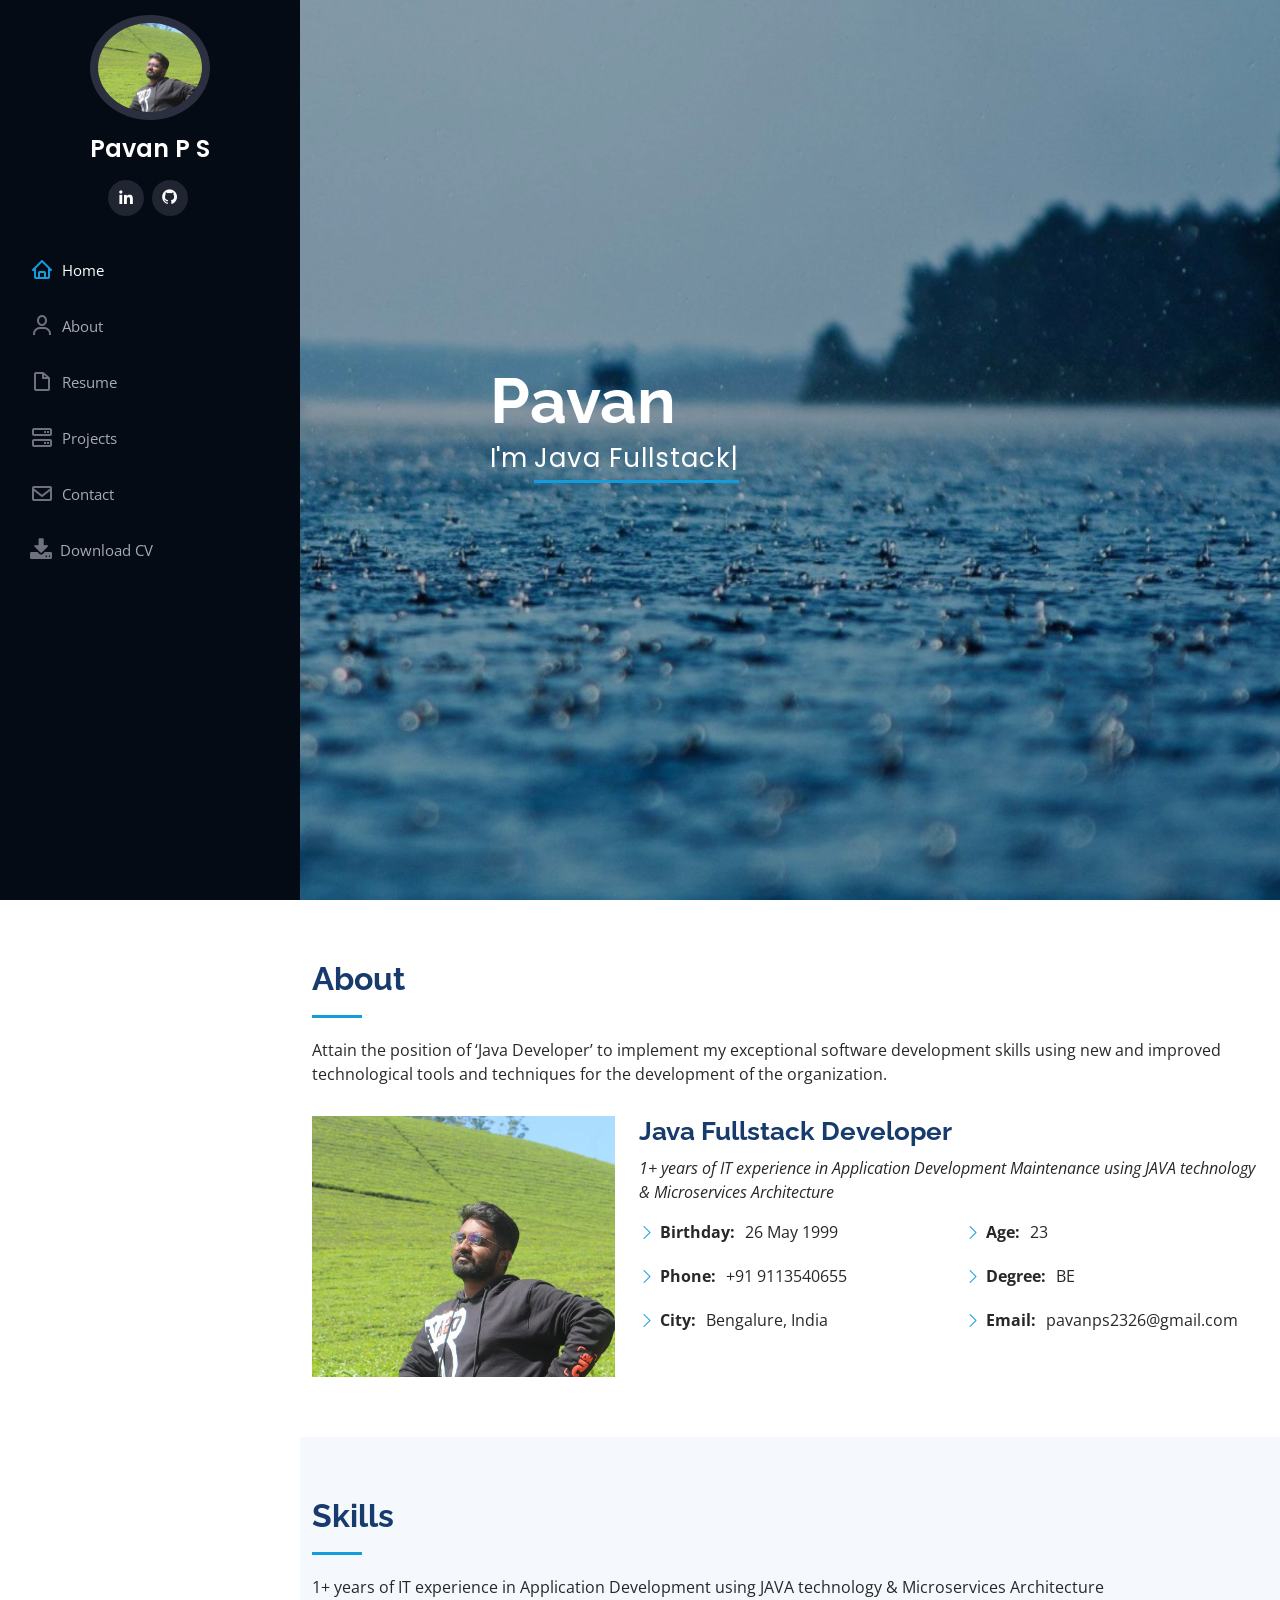
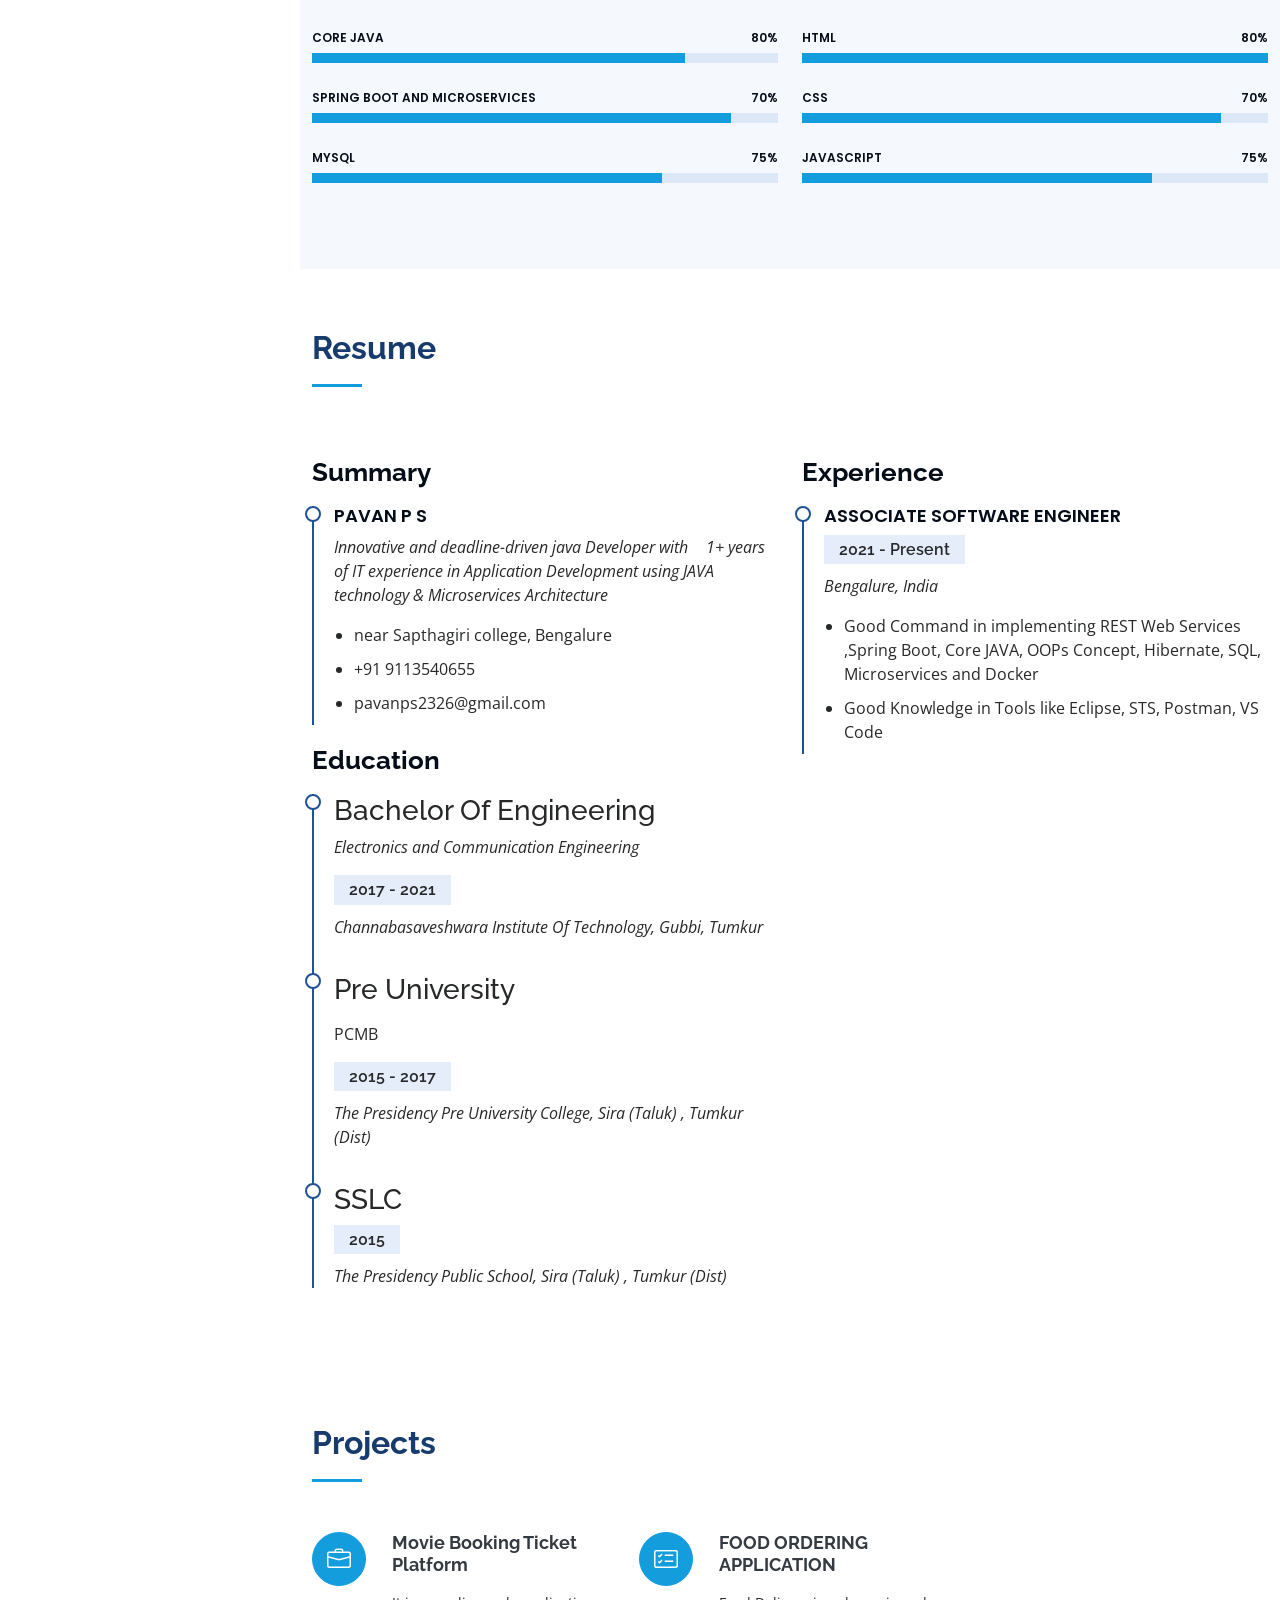
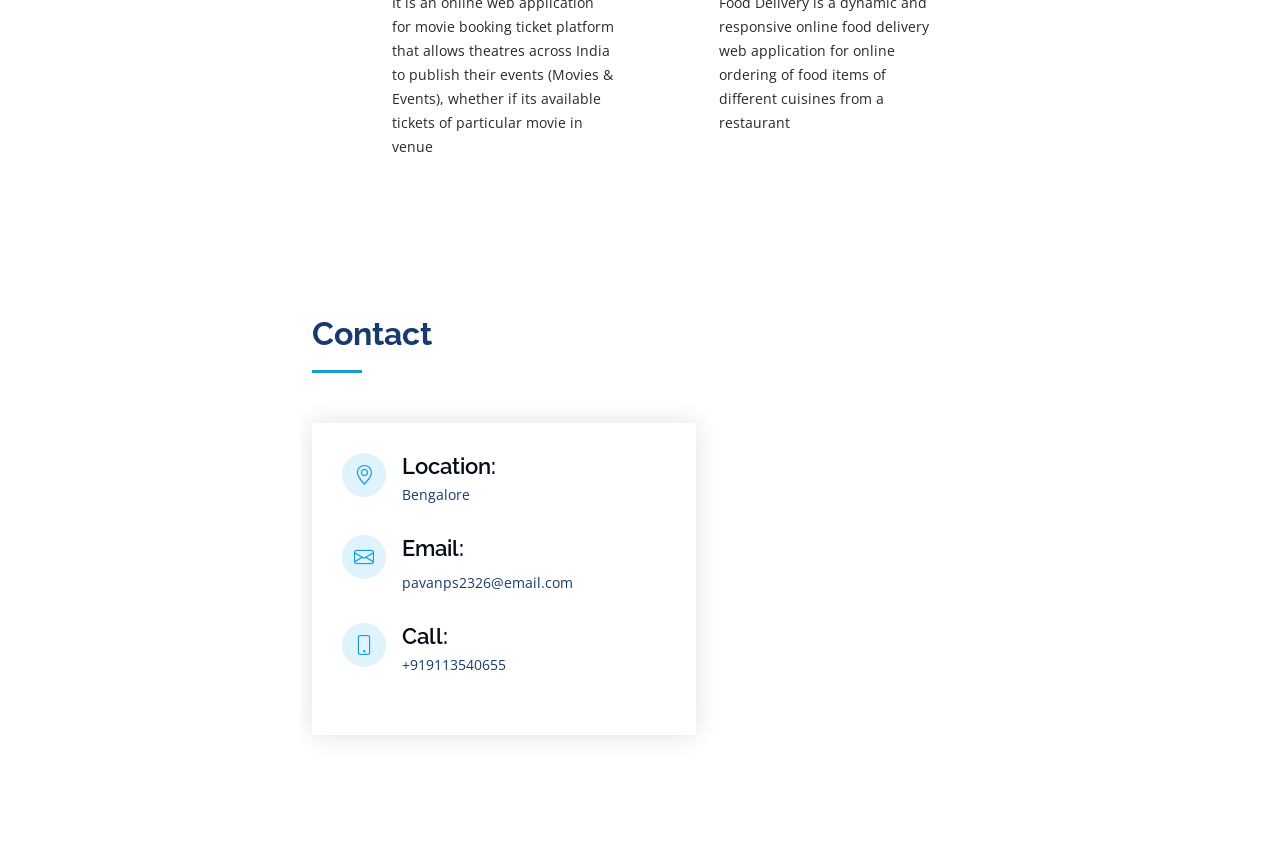
<file: index.html>
<!DOCTYPE html>
<html lang="en">

<head>
  <meta charset="utf-8">
  <meta content="width=device-width, initial-scale=1.0" name="viewport">

  <title>MyPortfolio</title>
  <meta content="" name="description">
  <meta content="" name="keywords">

  <!-- Favicons -->
  <link href="assets/img/favicon.png" rel="icon">
  <link href="assets/img/apple-touch-icon.png" rel="apple-touch-icon">

  <!-- Google Fonts -->
  <link href="https://fonts.googleapis.com/css?family=Open+Sans:300,300i,400,400i,600,600i,700,700i|Raleway:300,300i,400,400i,500,500i,600,600i,700,700i|Poppins:300,300i,400,400i,500,500i,600,600i,700,700i" rel="stylesheet">

  <!-- Vendor CSS Files -->
  <link href="assets/vendor/aos/aos.css" rel="stylesheet">
  <link href="assets/vendor/bootstrap/css/bootstrap.min.css" rel="stylesheet">
  <link href="assets/vendor/bootstrap-icons/bootstrap-icons.css" rel="stylesheet">
  <link href="assets/vendor/boxicons/css/boxicons.min.css" rel="stylesheet">
  <link href="assets/vendor/glightbox/css/glightbox.min.css" rel="stylesheet">
  <link href="assets/vendor/swiper/swiper-bundle.min.css" rel="stylesheet">
  <link rel="stylesheet" href="https://cdnjs.cloudflare.com/ajax/libs/font-awesome/4.7.0/css/font-awesome.min.css">

  <!-- Template Main CSS File -->
  <link href="assets/css/style.css" rel="stylesheet">

  

<body>

  <!-- ======= Mobile nav toggle button ======= -->
  <i class="bi bi-list mobile-nav-toggle d-xl-none"></i>

  <!-- ======= Header ======= -->
  <header id="header">
    <div class="d-flex flex-column">

      <div class="profile">
        <img src="assets/img/profile-img.jpg" alt="" class="img-fluid rounded-circle">
        <h1 class="text-light"><a href="index.html">Pavan P S</a></h1>
        <div class="social-links mt-3 text-center">
          <!-- <a href="#" class="twitter"><i class="bx bxl-twitter"></i></a>
          <a href="#" class="facebook"><i class="bx bxl-facebook"></i></a> -->
          <a href="https://www.linkedin.com/in/pavan-ps-8752061a0" class="linkedin"><i class="bx bxl-linkedin"></i></a>
          <a href="https://github.com/pavanps2326" class="github"><i class="bx bxl-github"></i></a>
           <!-- <a href="#" class="instagram"><i class="bx bxl-instagram"></i></a>  -->
     
          
        </div>
      </div>

</head>
      <nav id="navbar" class="nav-menu navbar">
        <ul>
          <li><a href="#hero" class="nav-link scrollto active"><i class="bx bx-home"></i> <span>Home</span></a></li>
          <li><a href="#about" class="nav-link scrollto"><i class="bx bx-user"></i> <span>About</span></a></li>
          <li><a href="#resume" class="nav-link scrollto"><i class="bx bx-file-blank"></i> <span>Resume</span></a></li>
          <!-- <li><a href="#portfolio" class="nav-link scrollto"><i class="bx bx-book-content"></i> <span>Portfolio</span></a></li> -->
          <li><a href="#services" class="nav-link scrollto"><i class="bx bx-server"></i> <span>Projects</span></a></li>
          <li><a href="#contact" class="nav-link scrollto"><i class="bx bx-envelope"></i> <span>Contact</span></a></li>
          <li><a href="assets/img/Pavan Resume-2487577.docx" ><i class="fa fa-download"></i> <span>Download CV</span></a></li>
        </ul>
      </nav><!-- .nav-menu -->
    </div>
  </header><!-- End Header -->

  <!-- ======= Hero Section ======= -->
  <section id="hero" class="d-flex flex-column justify-content-center align-items-center">
    <div class="hero-container" data-aos="fade-in">
      <h1>Pavan</h1>
      <p>I'm <span class="typed" data-typed-items="  Java Fullstack Developer"></span></p>
    </div>
  </section><!-- End Hero -->

  <main id="main">

    <!-- ======= About Section ======= -->
    <section id="about" class="about">
      <div class="container">

        <div class="section-title">
          <h2>About</h2>
          <p>Attain the position of ‘Java Developer’ to implement my exceptional software development skills using new and improved technological tools and techniques for the development of the organization.</p>
        </div>

        <div class="row">
          <div class="col-lg-4" data-aos="fade-right">
            <img src="assets/img/profile-img.jpg" class="img-fluid" alt="">
          </div>
          <div class="col-lg-8 pt-4 pt-lg-0 content" data-aos="fade-left">
            <h3>Java Fullstack Developer </h3>
            <p class="fst-italic">
              1+ years of IT experience in Application Development Maintenance using JAVA technology & Microservices Architecture
            </p>
            <div class="row">
              <div class="col-lg-6">
                <ul>
                  <li><i class="bi bi-chevron-right"></i> <strong>Birthday:</strong> <span>26 May 1999</span></li>
                  <!-- <li><i class="bi bi-chevron-right"></i> <strong>Website:</strong> <span>www.example.com</span></li> -->
                  <li><i class="bi bi-chevron-right"></i> <strong>Phone:</strong> <span>+91 9113540655</span></li>
                  <li><i class="bi bi-chevron-right"></i> <strong>City:</strong> <span>Bengalure, India</span></li>
                </ul>
              </div>
              <div class="col-lg-6">
                <ul>
                  <li><i class="bi bi-chevron-right"></i> <strong>Age:</strong> <span>23</span></li>
                  <li><i class="bi bi-chevron-right"></i> <strong>Degree:</strong> <span>BE</span></li>
                  <li><i class="bi bi-chevron-right"></i> <strong>Email:</strong> <span>pavanps2326@gmail.com</span></li>
                  <!-- <li><i class="bi bi-chevron-right"></i> <strong>Freelance:</strong> <span>Available</span></li> -->
                </ul>
              </div>
            </div>
            <!-- <p>
              Officiis eligendi itaque labore et dolorum mollitia officiis optio vero. Quisquam sunt adipisci omnis et ut. Nulla accusantium dolor incidunt officia tempore. Et eius omnis.
              Cupiditate ut dicta maxime officiis quidem quia. Sed et consectetur qui quia repellendus itaque neque. Aliquid amet quidem ut quaerat cupiditate. Ab et eum qui repellendus omnis culpa magni laudantium dolores.
            </p> -->
          </div>
        </div>

      </div>
    </section><!-- End About Section -->

    <!-- ======= Facts Section ======= -->
    <!-- <section id="facts" class="facts">
      <div class="container">

        <div class="section-title">
          <h2>Facts</h2>
          <p>Magnam dolores commodi suscipit. Necessitatibus eius consequatur ex aliquid fuga eum quidem. Sit sint consectetur velit. Quisquam quos quisquam cupiditate. Et nemo qui impedit suscipit alias ea. Quia fugiat sit in iste officiis commodi quidem hic quas.</p>
        </div>

        <div class="row no-gutters">

          <div class="col-lg-3 col-md-6 d-md-flex align-items-md-stretch" data-aos="fade-up">
            <div class="count-box">
              <i class="bi bi-emoji-smile"></i>
              <span data-purecounter-start="0" data-purecounter-end="232" data-purecounter-duration="1" class="purecounter"></span>
              <p><strong>Happy Clients</strong> consequuntur quae</p>
            </div>
          </div>

          <div class="col-lg-3 col-md-6 d-md-flex align-items-md-stretch" data-aos="fade-up" data-aos-delay="100">
            <div class="count-box">
              <i class="bi bi-journal-richtext"></i>
              <span data-purecounter-start="0" data-purecounter-end="521" data-purecounter-duration="1" class="purecounter"></span>
              <p><strong>Projects</strong> adipisci atque cum quia aut</p>
            </div>
          </div>

          <div class="col-lg-3 col-md-6 d-md-flex align-items-md-stretch" data-aos="fade-up" data-aos-delay="200">
            <div class="count-box">
              <i class="bi bi-headset"></i>
              <span data-purecounter-start="0" data-purecounter-end="1453" data-purecounter-duration="1" class="purecounter"></span>
              <p><strong>Hours Of Support</strong> aut commodi quaerat</p>
            </div>
          </div>

          <div class="col-lg-3 col-md-6 d-md-flex align-items-md-stretch" data-aos="fade-up" data-aos-delay="300">
            <div class="count-box">
              <i class="bi bi-people"></i>
              <span data-purecounter-start="0" data-purecounter-end="32" data-purecounter-duration="1" class="purecounter"></span>
              <p><strong>Hard Workers</strong> rerum asperiores dolor</p>
            </div>
          </div>

        </div>

      </div>
    </section>End Facts Section -->

    <!-- ======= Skills Section ======= -->
    <section id="skills" class="skills section-bg">
      <div class="container">

        <div class="section-title">
          <h2>Skills</h2>
          <p> 1+ years of IT experience in Application Development using JAVA technology & Microservices Architecture</p>
        </div>

        <div class="row skills-content">

          <div class="col-lg-6" data-aos="fade-up">
            <div class="progress">
              <span class="skill">Core Java<i class="val">80%</i></span>
                <div class="progress-bar-wrap">
                <div class="progress-bar" role="progressbar" aria-valuenow="80" aria-valuemin="0" aria-valuemax="100"></div>
              </div>
            </div>

            <div class="progress">
              <span class="skill">Spring Boot and Microservices<i class="val">70%</i></span>
              <div class="progress-bar-wrap">
                <div class="progress-bar" role="progressbar" aria-valuenow="90" aria-valuemin="0" aria-valuemax="100"></div>
              </div>
            </div>
            

            <div class="progress">
              <span class="skill">MySQL <i class="val">75%</i></span>
              <div class="progress-bar-wrap">
                <div class="progress-bar" role="progressbar" aria-valuenow="75" aria-valuemin="0" aria-valuemax="100"></div>
              </div>
            </div>

          </div>

          <div class="col-lg-6" data-aos="fade-up" data-aos-delay="100">
            <div class="progress">
              <span class="skill">HTML <i class="val">80%</i></span>
               <div class="progress-bar-wrap">
                <div class="progress-bar" role="progressbar" aria-valuenow="100" aria-valuemin="0" aria-valuemax="100"></div>
              </div>
            </div>

            <div class="progress">
              <span class="skill">CSS <i class="val">70%</i></span>
              <div class="progress-bar-wrap">
                <div class="progress-bar" role="progressbar" aria-valuenow="90" aria-valuemin="0" aria-valuemax="100"></div>
              </div>
            </div>

          <div class="progress">
              <span class="skill">JavaScript <i class="val">75%</i></span>
              <div class="progress-bar-wrap">
                <div class="progress-bar" role="progressbar" aria-valuenow="75" aria-valuemin="0" aria-valuemax="100"></div>
              </div>
            </div>
          </div>

        </div>

      </div>
    </section><!-- End Skills Section --><!-- End Skills Section -->

    <!-- ======= Resume Section ======= -->
    <section id="resume" class="resume">
      <div class="container">

        <div class="section-title">
          <h2>Resume</h2>
          <!-- <p>Magnam dolores commodi suscipit. Necessitatibus eius consequatur ex aliquid fuga eum quidem. Sit sint consectetur velit. Quisquam quos quisquam cupiditate. Et nemo qui impedit suscipit alias ea. Quia fugiat sit in iste officiis commodi quidem hic quas.</p> -->
        </div>

        <div class="row">
          <div class="col-lg-6" data-aos="fade-up">
            <h3 class="resume-title">Summary</h3>
            <div class="resume-item pb-0">
              <h4>Pavan P S</h4>
              <p><em>Innovative and deadline-driven java Developer with 	1+ years of IT experience in Application Development using JAVA technology & Microservices Architecture</em></p>
              <ul>
                <li>near Sapthagiri college, Bengalure</li>
                <li>+91 9113540655</li>
                <li>pavanps2326@gmail.com</li>
              </ul>
            </div>

            <h3 class="resume-title">Education</h3>
            <div class="resume-item">
              <h3>Bachelor Of Engineering </h3>
              <p><em>Electronics and Communication Engineering</em></p>
              <h5>2017 - 2021</h5>
              <p><em>Channabasaveshwara Institute Of Technology, Gubbi, Tumkur</em></p>
              
            </div>
            <div class="resume-item">
              <h3>Pre University </h4>
              </em></p> PCMB</em></p>
              <h5>2015 - 2017</h5>
              <p><em>The Presidency Pre University College, Sira (Taluk) , Tumkur (Dist)</em></p>
              
            </div>
            <div class="resume-item">
              <h3>SSLC</h4>
              <h5>2015</h5>
              <p><em>The Presidency Public School, Sira (Taluk) , Tumkur (Dist)</em></p>
              
            </div>
          </div>
          <div class="col-lg-6" data-aos="fade-up" data-aos-delay="100">
            <h3 class="resume-title">Experience</h3>
            <div class="resume-item">
              <h4>Associate Software Engineer</h4>
              <h5>2021 - Present</h5>
              <p><em>Bengalure, India </em></p>
              <ul> 
                <li>Good Command in implementing REST Web Services ,Spring Boot, Core JAVA, OOPs Concept, Hibernate, SQL, Microservices and Docker</li>
                <li>Good Knowledge in Tools like Eclipse, STS, Postman, VS Code</li>
              </ul>
            </div>
            <!-- <div class="resume-item">
              <h4>Graphic design specialist</h4>
              <h5>2017 - 2018</h5>
              <p><em>Stepping Stone Advertising, New York, NY</em></p>
              <ul>
                <li>Developed numerous marketing programs (logos, brochures,infographics, presentations, and advertisements).</li>
                <li>Managed up to 5 projects or tasks at a given time while under pressure</li>
                <li>Recommended and consulted with clients on the most appropriate graphic design</li>
                <li>Created 4+ design presentations and proposals a month for clients and account managers</li>
              </ul>
            </div> -->
          </div>
        </div>

      </div>
    </section><!-- End Resume Section -->

    <!-- ======= Portfolio Section ======= -->
    <!-- <section id="portfolio" class="portfolio section-bg">
      <div class="container">

        <div class="section-title">
          <h2>Portfolio</h2>
          <p>Magnam dolores commodi suscipit. Necessitatibus eius consequatur ex aliquid fuga eum quidem. Sit sint consectetur velit. Quisquam quos quisquam cupiditate. Et nemo qui impedit suscipit alias ea. Quia fugiat sit in iste officiis commodi quidem hic quas.</p>
        </div>

        <div class="row" data-aos="fade-up">
          <div class="col-lg-12 d-flex justify-content-center">
            <ul id="portfolio-flters">
              <li data-filter="*" class="filter-active">All</li>
              <li data-filter=".filter-app">App</li>
              <li data-filter=".filter-card">Card</li>
              <li data-filter=".filter-web">Web</li>
            </ul>
          </div>
        </div>

        <div class="row portfolio-container" data-aos="fade-up" data-aos-delay="100">

          <div class="col-lg-4 col-md-6 portfolio-item filter-app">
            <div class="portfolio-wrap">
              <img src="assets/img/portfolio/portfolio-1.jpg" class="img-fluid" alt="">
              <div class="portfolio-links">
                <a href="assets/img/portfolio/portfolio-1.jpg" data-gallery="portfolioGallery" class="portfolio-lightbox" title="App 1"><i class="bx bx-plus"></i></a>
                <a href="portfolio-details.html" title="More Details"><i class="bx bx-link"></i></a>
              </div>
            </div>
          </div>

          <div class="col-lg-4 col-md-6 portfolio-item filter-web">
            <div class="portfolio-wrap">
              <img src="assets/img/portfolio/portfolio-2.jpg" class="img-fluid" alt="">
              <div class="portfolio-links">
                <a href="assets/img/portfolio/portfolio-2.jpg" data-gallery="portfolioGallery" class="portfolio-lightbox" title="Web 3"><i class="bx bx-plus"></i></a>
                <a href="portfolio-details.html" title="More Details"><i class="bx bx-link"></i></a>
              </div>
            </div>
          </div>

          <div class="col-lg-4 col-md-6 portfolio-item filter-app">
            <div class="portfolio-wrap">
              <img src="assets/img/portfolio/portfolio-3.jpg" class="img-fluid" alt="">
              <div class="portfolio-links">
                <a href="assets/img/portfolio/portfolio-3.jpg" data-gallery="portfolioGallery" class="portfolio-lightbox" title="App 2"><i class="bx bx-plus"></i></a>
                <a href="portfolio-details.html" title="More Details"><i class="bx bx-link"></i></a>
              </div>
            </div>
          </div>

          <div class="col-lg-4 col-md-6 portfolio-item filter-card">
            <div class="portfolio-wrap">
              <img src="assets/img/portfolio/portfolio-4.jpg" class="img-fluid" alt="">
              <div class="portfolio-links">
                <a href="assets/img/portfolio/portfolio-4.jpg" data-gallery="portfolioGallery" class="portfolio-lightbox" title="Card 2"><i class="bx bx-plus"></i></a>
                <a href="portfolio-details.html" title="More Details"><i class="bx bx-link"></i></a>
              </div>
            </div>
          </div>

          <div class="col-lg-4 col-md-6 portfolio-item filter-web">
            <div class="portfolio-wrap">
              <img src="assets/img/portfolio/portfolio-5.jpg" class="img-fluid" alt="">
              <div class="portfolio-links">
                <a href="assets/img/portfolio/portfolio-5.jpg" data-gallery="portfolioGallery" class="portfolio-lightbox" title="Web 2"><i class="bx bx-plus"></i></a>
                <a href="portfolio-details.html" title="More Details"><i class="bx bx-link"></i></a>
              </div>
            </div>
          </div>

          <div class="col-lg-4 col-md-6 portfolio-item filter-app">
            <div class="portfolio-wrap">
              <img src="assets/img/portfolio/portfolio-6.jpg" class="img-fluid" alt="">
              <div class="portfolio-links">
                <a href="assets/img/portfolio/portfolio-6.jpg" data-gallery="portfolioGallery" class="portfolio-lightbox" title="App 3"><i class="bx bx-plus"></i></a>
                <a href="portfolio-details.html" title="More Details"><i class="bx bx-link"></i></a>
              </div>
            </div>
          </div>

          <div class="col-lg-4 col-md-6 portfolio-item filter-card">
            <div class="portfolio-wrap">
              <img src="assets/img/portfolio/portfolio-7.jpg" class="img-fluid" alt="">
              <div class="portfolio-links">
                <a href="assets/img/portfolio/portfolio-7.jpg" data-gallery="portfolioGallery" class="portfolio-lightbox" title="Card 1"><i class="bx bx-plus"></i></a>
                <a href="portfolio-details.html" title="More Details"><i class="bx bx-link"></i></a>
              </div>
            </div>
          </div>

          <div class="col-lg-4 col-md-6 portfolio-item filter-card">
            <div class="portfolio-wrap">
              <img src="assets/img/portfolio/portfolio-8.jpg" class="img-fluid" alt="">
              <div class="portfolio-links">
                <a href="assets/img/portfolio/portfolio-8.jpg" data-gallery="portfolioGallery" class="portfolio-lightbox" title="Card 3"><i class="bx bx-plus"></i></a>
                <a href="portfolio-details.html" title="More Details"><i class="bx bx-link"></i></a>
              </div>
            </div>
          </div>

          <div class="col-lg-4 col-md-6 portfolio-item filter-web">
            <div class="portfolio-wrap">
              <img src="assets/img/portfolio/portfolio-9.jpg" class="img-fluid" alt="">
              <div class="portfolio-links">
                <a href="assets/img/portfolio/portfolio-9.jpg" data-gallery="portfolioGallery" class="portfolio-lightbox" title="Web 3"><i class="bx bx-plus"></i></a>
                <a href="portfolio-details.html" title="More Details"><i class="bx bx-link"></i></a>
              </div>
            </div>
          </div>

        </div>

      </div>
    </section> -->
    <!-- End Portfolio Section -->

    <!-- ======= Services Section ======= -->
    <section id="services" class="services">
      <div class="container">

        <div class="section-title">
          <h2>Projects</h2>
          <!-- <p>Magnam dolores commodi suscipit. Necessitatibus eius consequatur ex aliquid fuga eum quidem. Sit sint consectetur velit. Quisquam quos quisquam cupiditate. Et nemo qui impedit suscipit alias ea. Quia fugiat sit in iste officiis commodi quidem hic quas.</p> -->
        </div>

        <div class="row">
          <div class="col-lg-4 col-md-6 icon-box" data-aos="fade-up">
            <div class="icon"><i class="bi bi-briefcase"></i></div>
            <h4 class="title"><a href="">Movie Booking Ticket Platform </a></h4>
            <p class="description">It is an online web application for movie booking ticket platform that allows theatres across India to publish their events (Movies & Events), whether if its available tickets of particular movie in venue</p>
          </div>
          <div class="col-lg-4 col-md-6 icon-box" data-aos="fade-up" data-aos-delay="100">
            <div class="icon"><i class="bi bi-card-checklist"></i></div>
            <h4 class="title"><a href="">FOOD ORDERING APPLICATION</a></h4>
            <p class="description">Food Delivery is a dynamic and responsive online food delivery web application for online ordering of food items of different cuisines from a restaurant</p>
          </div>
          <!-- <div class="col-lg-4 col-md-6 icon-box" data-aos="fade-up" data-aos-delay="200">
            <div class="icon"><i class="bi bi-bar-chart"></i></div>
            <h4 class="title"><a href="">Sed ut perspiciatis</a></h4>
            <p class="description">Duis aute irure dolor in reprehenderit in voluptate velit esse cillum dolore eu fugiat nulla pariatur</p>
          </div>
          <div class="col-lg-4 col-md-6 icon-box" data-aos="fade-up" data-aos-delay="300">
            <div class="icon"><i class="bi bi-binoculars"></i></div>
            <h4 class="title"><a href="">Magni Dolores</a></h4>
            <p class="description">Excepteur sint occaecat cupidatat non proident, sunt in culpa qui officia deserunt mollit anim id est laborum</p>
          </div>
          <div class="col-lg-4 col-md-6 icon-box" data-aos="fade-up" data-aos-delay="400">
            <div class="icon"><i class="bi bi-brightness-high"></i></div>
            <h4 class="title"><a href="">Nemo Enim</a></h4>
            <p class="description">At vero eos et accusamus et iusto odio dignissimos ducimus qui blanditiis praesentium voluptatum deleniti atque</p>
          </div>
          <div class="col-lg-4 col-md-6 icon-box" data-aos="fade-up" data-aos-delay="500">
            <div class="icon"><i class="bi bi-calendar4-week"></i></div>
            <h4 class="title"><a href="">Eiusmod Tempor</a></h4>
            <p class="description">Et harum quidem rerum facilis est et expedita distinctio. Nam libero tempore, cum soluta nobis est eligendi</p>
          </div> -->
        </div>

      </div>
    </section>
    <!-- End Services Section -->

    <!-- ======= Testimonials Section ======= -->
    <!-- <section id="testimonials" class="testimonials section-bg">
      <div class="container">

        <div class="section-title">
          <h2>Testimonials</h2>
          <p>Magnam dolores commodi suscipit. Necessitatibus eius consequatur ex aliquid fuga eum quidem. Sit sint consectetur velit. Quisquam quos quisquam cupiditate. Et nemo qui impedit suscipit alias ea. Quia fugiat sit in iste officiis commodi quidem hic quas.</p>
        </div>

        <div class="testimonials-slider swiper" data-aos="fade-up" data-aos-delay="100">
          <div class="swiper-wrapper">

            <div class="swiper-slide">
              <div class="testimonial-item" data-aos="fade-up">
                <p>
                  <i class="bx bxs-quote-alt-left quote-icon-left"></i>
                  Proin iaculis purus consequat sem cure digni ssim donec porttitora entum suscipit rhoncus. Accusantium quam, ultricies eget id, aliquam eget nibh et. Maecen aliquam, risus at semper.
                  <i class="bx bxs-quote-alt-right quote-icon-right"></i>
                </p>
                <img src="assets/img/testimonials/testimonials-1.jpg" class="testimonial-img" alt="">
                <h3>Saul Goodman</h3>
                <h4>Ceo &amp; Founder</h4>
              </div>
            </div>

            <div class="swiper-slide">
              <div class="testimonial-item" data-aos="fade-up" data-aos-delay="100">
                <p>
                  <i class="bx bxs-quote-alt-left quote-icon-left"></i>
                  Export tempor illum tamen malis malis eram quae irure esse labore quem cillum quid cillum eram malis quorum velit fore eram velit sunt aliqua noster fugiat irure amet legam anim culpa.
                  <i class="bx bxs-quote-alt-right quote-icon-right"></i>
                </p>
                <img src="assets/img/testimonials/testimonials-2.jpg" class="testimonial-img" alt="">
                <h3>Sara Wilsson</h3>
                <h4>Designer</h4>
              </div>
            </div>

            <div class="swiper-slide">
              <div class="testimonial-item" data-aos="fade-up" data-aos-delay="200">
                <p>
                  <i class="bx bxs-quote-alt-left quote-icon-left"></i>
                  Enim nisi quem export duis labore cillum quae magna enim sint quorum nulla quem veniam duis minim tempor labore quem eram duis noster aute amet eram fore quis sint minim.
                  <i class="bx bxs-quote-alt-right quote-icon-right"></i>
                </p>
                <img src="assets/img/testimonials/testimonials-3.jpg" class="testimonial-img" alt="">
                <h3>Jena Karlis</h3>
                <h4>Store Owner</h4>
              </div>
            </div> 
            
            
           

            <div class="swiper-slide">
              <div class="testimonial-item" data-aos="fade-up" data-aos-delay="300">
                <p>
                  <i class="bx bxs-quote-alt-left quote-icon-left"></i>
                  Fugiat enim eram quae cillum dolore dolor amet nulla culpa multos export minim fugiat minim velit minim dolor enim duis veniam ipsum anim magna sunt elit fore quem dolore labore illum veniam.
                  <i class="bx bxs-quote-alt-right quote-icon-right"></i>
                </p>
                <img src="assets/img/testimonials/testimonials-4.jpg" class="testimonial-img" alt="">
                <h3>Matt Brandon</h3>
                <h4>Freelancer</h4>
              </div>
            </div> End testimonial item 

            <div class="swiper-slide">
              <div class="testimonial-item" data-aos="fade-up" data-aos-delay="400">
                <p>
                  <i class="bx bxs-quote-alt-left quote-icon-left"></i>
                  Quis quorum aliqua sint quem legam fore sunt eram irure aliqua veniam tempor noster veniam enim culpa labore duis sunt culpa nulla illum cillum fugiat legam esse veniam culpa fore nisi cillum quid.
                  <i class="bx bxs-quote-alt-right quote-icon-right"></i>
                </p>
                <img src="assets/img/testimonials/testimonials-5.jpg" class="testimonial-img" alt="">
                <h3>John Larson</h3>
                <h4>Entrepreneur</h4>
              </div>
            </div End testimonial item

          </div>
          <div class="swiper-pagination"></div>
        </div>

      </div>
    </sectionEnd Testimonials Section -->

    <!-- ======= Contact Section ======= -->
    <section id="contact" class="contact">
      <div class="container">

        <div class="section-title">
          <h2>Contact</h2>
          <!-- <p>Magnam dolores commodi suscipit. Necessitatibus eius consequatur ex aliquid fuga eum quidem. Sit sint consectetur velit. Quisquam quos quisquam cupiditate. Et nemo qui impedit suscipit alias ea. Quia fugiat sit in iste officiis commodi quidem hic quas.</p> -->
        </div>

        <div class="row" data-aos="fade-in ">

          <div class="col-lg-5 d-flex align-items-stretch">
            <div class="info">
              <div class="address">
                <i class="bi bi-geo-alt"></i>
                <h4>Location:</h4>
                <p>Bengalore</p>
              </div>

              <div class="email">
                <i class="bi bi-envelope"></i>
                <h4>Email:</h4>
                <p>pavanps2326@email.com</p>
              </div>

              <div class="phone">
                <i class="bi bi-phone"></i>
                <h4>Call:</h4>
                <p>+919113540655</p>
              </div>

              <!-- <iframe src="https://www.google.com/maps/embed?pb=!1m14!1m8!1m3!1d12097.433213460943!2d-74.0062269!3d40.7101282!3m2!1i1024!2i768!4f13.1!3m3!1m2!1s0x0%3A0xb89d1fe6bc499443!2sDowntown+Conference+Center!5e0!3m2!1smk!2sbg!4v1539943755621" frameborder="0" style="border:0; width: 100%; height: 290px;" allowfullscreen></iframe> -->
            </div>

          </div>

          <!-- <div class="col-lg-7 mt-5 mt-lg-0 d-flex align-items-stretch">
            <form action="forms/contact.php" method="post" role="form" class="php-email-form">
              <div class="row">
                <div class="form-group col-md-6">
                  <label for="name">Your Name</label>
                  <input type="text" name="name" class="form-control" id="name" required>
                </div>
                <div class="form-group col-md-6">
                  <label for="name">Your Email</label>
                  <input type="email" class="form-control" name="email" id="email" required>
                </div>
              </div>
              <div class="form-group">
                <label for="name">Subject</label>
                <input type="text" class="form-control" name="subject" id="subject" required>
              </div>
              <div class="form-group">
                <label for="name">Message</label>
                <textarea class="form-control" name="message" rows="10" required></textarea>
              </div>
              <div class="my-3">
                <div class="loading">Loading</div>
                <div class="error-message"></div>
                <div class="sent-message">Your message has been sent. Thank you!</div>
              </div>
              <div class="text-center"><button type="submit">Send Message</button></div>
            </form>
          </div>

        </div> -->

      </div>
    </section><!-- End Contact Section -->

  </main><!-- End #main -->

  <!-- ======= Footer ======= -->
  <!-- <footer id="footer">
    <div class="container">
      <div class="copyright">
        &copy; Copyright <strong><span>iPortfolio</span></strong>
      </div>
      <div class="credits">
        All the links in the footer should remain intact. -->
        <!-- You can delete the links only if you purchased the pro version. -->
        <!-- Licensing information: https://bootstrapmade.com/license/ -->
        <!-- Purchase the pro version with working PHP/AJAX contact form: https://bootstrapmade.com/iportfolio-bootstrap-portfolio-websites-template/ -->
        <!-- Designed by <a href="https://bootstrapmade.com/">BootstrapMade</a>
      </div>
    </div> 
  </footer>--> 
  <!-- End  Footer -->

  <a href="#" class="back-to-top d-flex align-items-center justify-content-center"><i class="bi bi-arrow-up-short"></i></a>

  <!-- Vendor JS Files -->

  <script src="assets/vendor/purecounter/purecounter_vanilla.js"></script>
  <script src="assets/vendor/aos/aos.js"></script>
  <script src="assets/vendor/bootstrap/js/bootstrap.bundle.min.js"></script>
  <script src="assets/vendor/glightbox/js/glightbox.min.js"></script>
  <script src="assets/vendor/isotope-layout/isotope.pkgd.min.js"></script>
  <script src="assets/vendor/swiper/swiper-bundle.min.js"></script>
  <script src="assets/vendor/typed.js/typed.min.js"></script>
  <script src="assets/vendor/waypoints/noframework.waypoints.js"></script>
  <script src="assets/vendor/php-email-form/validate.js"></script>

  <!-- Template Main JS File -->
  <script src="assets/js/main.js"></script>

</body>

</html>
</file>
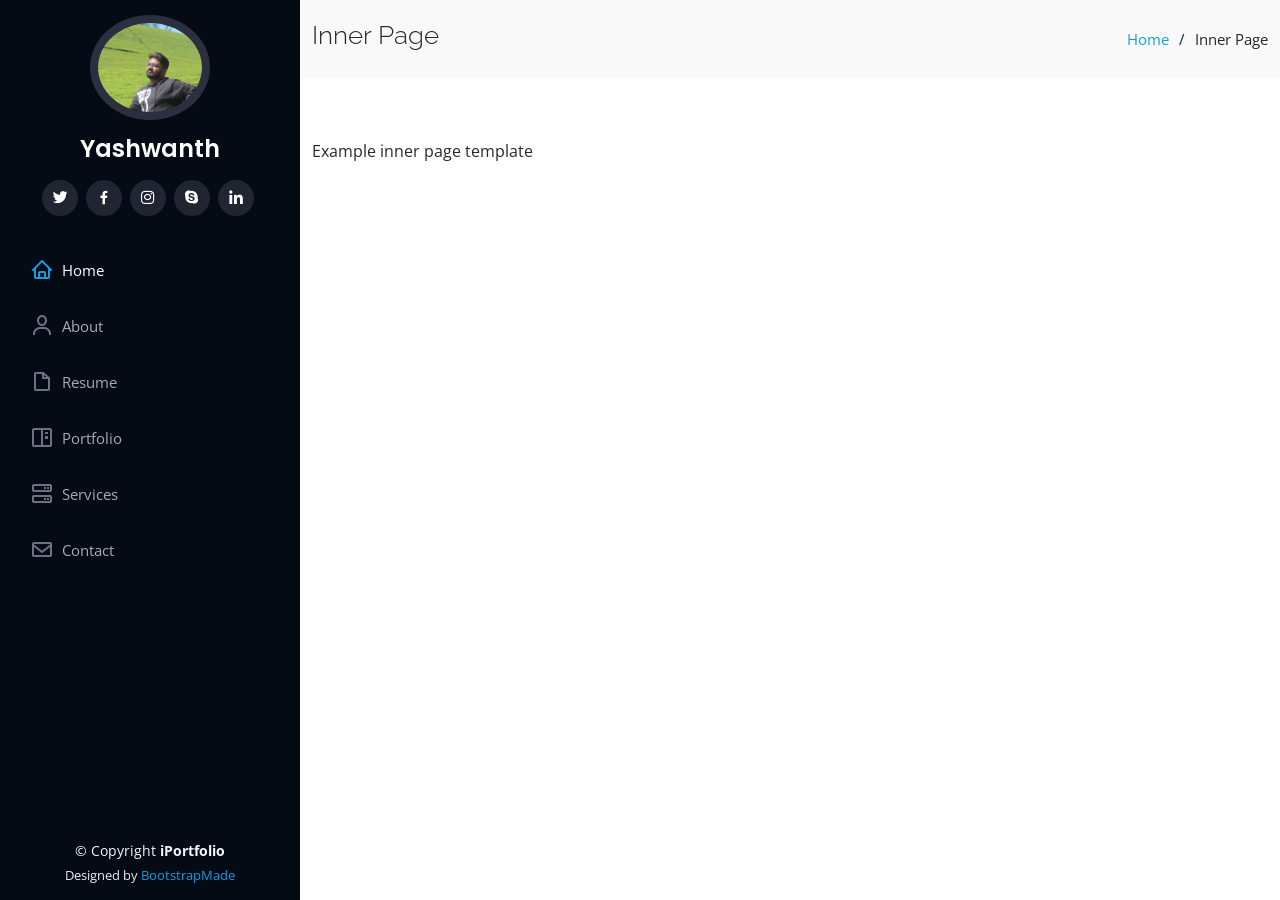
<file: inner-page.html>
<!DOCTYPE html>
<html lang="en">

<head>
  <meta charset="utf-8">
  <meta content="width=device-width, initial-scale=1.0" name="viewport">

  <title>Inner Page - iPortfolio Bootstrap Template</title>
  <meta content="" name="description">
  <meta content="" name="keywords">

  <!-- Favicons -->
  <link href="assets/img/favicon.png" rel="icon">
  <link href="assets/img/apple-touch-icon.png" rel="apple-touch-icon">

  <!-- Google Fonts -->
  <link href="https://fonts.googleapis.com/css?family=Open+Sans:300,300i,400,400i,600,600i,700,700i|Raleway:300,300i,400,400i,500,500i,600,600i,700,700i|Poppins:300,300i,400,400i,500,500i,600,600i,700,700i" rel="stylesheet">

  <!-- Vendor CSS Files -->
  <link href="assets/vendor/aos/aos.css" rel="stylesheet">
  <link href="assets/vendor/bootstrap/css/bootstrap.min.css" rel="stylesheet">
  <link href="assets/vendor/bootstrap-icons/bootstrap-icons.css" rel="stylesheet">
  <link href="assets/vendor/boxicons/css/boxicons.min.css" rel="stylesheet">
  <link href="assets/vendor/glightbox/css/glightbox.min.css" rel="stylesheet">
  <link href="assets/vendor/swiper/swiper-bundle.min.css" rel="stylesheet">

  <!-- Template Main CSS File -->
  <link href="assets/css/style.css" rel="stylesheet">

  <!-- =======================================================
  * Template Name: iPortfolio - v3.10.0
  * Template URL: https://bootstrapmade.com/iportfolio-bootstrap-portfolio-websites-template/
  * Author: BootstrapMade.com
  * License: https://bootstrapmade.com/license/
  ======================================================== -->
</head>

<body>

  <!-- ======= Mobile nav toggle button ======= -->
  <i class="bi bi-list mobile-nav-toggle d-xl-none"></i>

  <!-- ======= Header ======= -->
  <header id="header">
    <div class="d-flex flex-column">

      <div class="profile">
        <img src="assets/img/profile-img.jpg" alt="" class="img-fluid rounded-circle">
        <h1 class="text-light"><a href="index.html">Yashwanth</a></h1>
        <div class="social-links mt-3 text-center">
          <a href="#" class="twitter"><i class="bx bxl-twitter"></i></a>
          <a href="#" class="facebook"><i class="bx bxl-facebook"></i></a>
          <a href="#" class="instagram"><i class="bx bxl-instagram"></i></a>
          <a href="#" class="google-plus"><i class="bx bxl-skype"></i></a>
          <a href="#" class="linkedin"><i class="bx bxl-linkedin"></i></a>
        </div>
      </div>

      <nav id="navbar" class="nav-menu navbar">
        <ul>
          <li><a href="#hero" class="nav-link scrollto active"><i class="bx bx-home"></i> <span>Home</span></a></li>
          <li><a href="#about" class="nav-link scrollto"><i class="bx bx-user"></i> <span>About</span></a></li>
          <li><a href="#resume" class="nav-link scrollto"><i class="bx bx-file-blank"></i> <span>Resume</span></a></li>
          <li><a href="#portfolio" class="nav-link scrollto"><i class="bx bx-book-content"></i> <span>Portfolio</span></a></li>
          <li><a href="#services" class="nav-link scrollto"><i class="bx bx-server"></i> <span>Services</span></a></li>
          <li><a href="#contact" class="nav-link scrollto"><i class="bx bx-envelope"></i> <span>Contact</span></a></li>
        </ul>
      </nav><!-- .nav-menu -->
    </div>
  </header><!-- End Header -->

  <main id="main">

    <!-- ======= Breadcrumbs ======= -->
    <section class="breadcrumbs">
      <div class="container">

        <div class="d-flex justify-content-between align-items-center">
          <h2>Inner Page</h2>
          <ol>
            <li><a href="index.html">Home</a></li>
            <li>Inner Page</li>
          </ol>
        </div>

      </div>
    </section><!-- End Breadcrumbs -->

    <section class="inner-page">
      <div class="container">
        <p>
          Example inner page template
        </p>
      </div>
    </section>

  </main><!-- End #main -->

  <!-- ======= Footer ======= -->
  <footer id="footer">
    <div class="container">
      <div class="copyright">
        &copy; Copyright <strong><span>iPortfolio</span></strong>
      </div>
      <div class="credits">
        <!-- All the links in the footer should remain intact. -->
        <!-- You can delete the links only if you purchased the pro version. -->
        <!-- Licensing information: https://bootstrapmade.com/license/ -->
        <!-- Purchase the pro version with working PHP/AJAX contact form: https://bootstrapmade.com/iportfolio-bootstrap-portfolio-websites-template/ -->
        Designed by <a href="https://bootstrapmade.com/">BootstrapMade</a>
      </div>
    </div>
  </footer><!-- End  Footer -->

  <a href="#" class="back-to-top d-flex align-items-center justify-content-center"><i class="bi bi-arrow-up-short"></i></a>

  <!-- Vendor JS Files -->
  <script src="assets/vendor/purecounter/purecounter_vanilla.js"></script>
  <script src="assets/vendor/aos/aos.js"></script>
  <script src="assets/vendor/bootstrap/js/bootstrap.bundle.min.js"></script>
  <script src="assets/vendor/glightbox/js/glightbox.min.js"></script>
  <script src="assets/vendor/isotope-layout/isotope.pkgd.min.js"></script>
  <script src="assets/vendor/swiper/swiper-bundle.min.js"></script>
  <script src="assets/vendor/typed.js/typed.min.js"></script>
  <script src="assets/vendor/waypoints/noframework.waypoints.js"></script>
  <script src="assets/vendor/php-email-form/validate.js"></script>

  <!-- Template Main JS File -->
  <script src="assets/js/main.js"></script>

</body>

</html>
</file>
<file: assets/css/style.css>
/**
* Template Name: iPortfolio - v3.10.0
* Template URL: https://bootstrapmade.com/iportfolio-bootstrap-portfolio-websites-template/
* Author: BootstrapMade.com
* License: https://bootstrapmade.com/license/
*/

/*--------------------------------------------------------------
# General
--------------------------------------------------------------*/
body {
  font-family: "Open Sans", sans-serif;
  color: #272829;
}

a {
  color: #149ddd;
  text-decoration: none;
}

a:hover {
  color: #37b3ed;
  text-decoration: none;
}

h1,
h2,
h3,
h4,
h5,
h6 {
  font-family: "Raleway", sans-serif;
}

/*--------------------------------------------------------------
# Back to top button
--------------------------------------------------------------*/
.back-to-top {
  position: fixed;
  visibility: hidden;
  opacity: 0;
  right: 15px;
  bottom: 15px;
  z-index: 996;
  background: #149ddd;
  width: 40px;
  height: 40px;
  border-radius: 50px;
  transition: all 0.4s;
}

.back-to-top i {
  font-size: 28px;
  color: #fff;
  line-height: 0;
}

.back-to-top:hover {
  background: #2eafec;
  color: #fff;
}

.back-to-top.active {
  visibility: visible;
  opacity: 1;
}

/*--------------------------------------------------------------
# Header
--------------------------------------------------------------*/
#header {
  position: fixed;
  top: 0;
  left: 0;
  bottom: 0;
  width: 300px;
  transition: all ease-in-out 0.5s;
  z-index: 9997;
  transition: all 0.5s;
  padding: 0 15px;
  background: #040b14;
  overflow-y: auto;
}

#header .profile img {
  margin: 15px auto;
  display: block;
  width: 120px;
  border: 8px solid #2c2f3f;
}

#header .profile h1 {
  font-size: 24px;
  margin: 0;
  padding: 0;
  font-weight: 600;
  -moz-text-align-last: center;
  text-align-last: center;
  font-family: "Poppins", sans-serif;
}

#header .profile h1 a,
#header .profile h1 a:hover {
  color: #fff;
  text-decoration: none;
}

#header .profile .social-links a {
  font-size: 18px;
  display: inline-block;
  background: #212431;
  color: #fff;
  line-height: 1;
  padding: 8px 0;
  margin-right: 4px;
  border-radius: 50%;
  text-align: center;
  width: 36px;
  height: 36px;
  transition: 0.3s;
}

#header .profile .social-links a:hover {
  background: #149ddd;
  color: #fff;
  text-decoration: none;
}

#main {
  margin-left: 300px;
}

@media (max-width: 1199px) {
  #header {
    left: -300px;
  }

  #main {
    margin-left: 0;
  }
}

/*--------------------------------------------------------------
# Navigation Menu
--------------------------------------------------------------*/
/* Desktop Navigation */
.nav-menu {
  padding: 30px 0 0 0;
}

.nav-menu * {
  margin: 0;
  padding: 0;
  list-style: none;
}

.nav-menu>ul>li {
  position: relative;
  white-space: nowrap;
}

.nav-menu a,
.nav-menu a:focus {
  display: flex;
  align-items: center;
  color: #a8a9b4;
  padding: 12px 15px;
  margin-bottom: 8px;
  transition: 0.3s;
  font-size: 15px;
}

.nav-menu a i,
.nav-menu a:focus i {
  font-size: 24px;
  padding-right: 8px;
  color: #6f7180;
}

.nav-menu a:hover,
.nav-menu .active,
.nav-menu .active:focus,
.nav-menu li:hover>a {
  text-decoration: none;
  color: #fff;
}

.nav-menu a:hover i,
.nav-menu .active i,
.nav-menu .active:focus i,
.nav-menu li:hover>a i {
  color: #149ddd;
}

/* Mobile Navigation */
.mobile-nav-toggle {
  position: fixed;
  right: 15px;
  top: 15px;
  z-index: 9998;
  border: 0;
  font-size: 24px;
  transition: all 0.4s;
  outline: none !important;
  background-color: #149ddd;
  color: #fff;
  width: 40px;
  height: 40px;
  display: inline-flex;
  align-items: center;
  justify-content: center;
  line-height: 0;
  border-radius: 50px;
  cursor: pointer;
}

.mobile-nav-active {
  overflow: hidden;
}

.mobile-nav-active #header {
  left: 0;
}

/*--------------------------------------------------------------
# Hero Section
--------------------------------------------------------------*/
#hero {
  width: 100%;
  height: 100vh;
  background: url("../img/hero-bg.jpg") top center;
  background-size: cover;
}

#hero:before {
  content: "";
  background: rgba(5, 13, 24, 0.3);
  position: absolute;
  bottom: 0;
  top: 0;
  left: 0;
  right: 0;
  z-index: 1;
}

#hero .hero-container {
  position: relative;
  z-index: 2;
  min-width: 300px;
}

#hero h1 {
  margin: 0 0 10px 0;
  font-size: 64px;
  font-weight: 700;
  line-height: 56px;
  color: #fff;
}

#hero p {
  color: #fff;
  margin-bottom: 50px;
  font-size: 26px;
  font-family: "Poppins", sans-serif;
}

#hero p span {
  color: #fff;
  padding-bottom: 4px;
  letter-spacing: 1px;
  border-bottom: 3px solid #149ddd;
}

@media (min-width: 1024px) {
  #hero {
    background-attachment: fixed;
  }
}

@media (max-width: 768px) {
  #hero h1 {
    font-size: 28px;
    line-height: 36px;
  }

  #hero h2 {
    font-size: 18px;
    line-height: 24px;
    margin-bottom: 30px;
  }
}

/*--------------------------------------------------------------
# Sections General
--------------------------------------------------------------*/
section {
  padding: 60px 0;
  overflow: hidden;
}

.section-bg {
  background: #f5f8fd;
}

.section-title {
  padding-bottom: 30px;
}

.section-title h2 {
  font-size: 32px;
  font-weight: bold;
  margin-bottom: 20px;
  padding-bottom: 20px;
  position: relative;
  color: #173b6c;
}

.section-title h2::after {
  content: "";
  position: absolute;
  display: block;
  width: 50px;
  height: 3px;
  background: #149ddd;
  bottom: 0;
  left: 0;
}

.section-title p {
  margin-bottom: 0;
}

/*--------------------------------------------------------------
# About
--------------------------------------------------------------*/
.about .content h3 {
  font-weight: 700;
  font-size: 26px;
  color: #173b6c;
}

.about .content ul {
  list-style: none;
  padding: 0;
}

.about .content ul li {
  margin-bottom: 20px;
  display: flex;
  align-items: center;
}

.about .content ul strong {
  margin-right: 10px;
}

.about .content ul i {
  font-size: 16px;
  margin-right: 5px;
  color: #149ddd;
  line-height: 0;
}

.about .content p:last-child {
  margin-bottom: 0;
}

/*--------------------------------------------------------------
# Facts
--------------------------------------------------------------*/
.facts {
  padding-bottom: 30px;
}

.facts .count-box {
  padding: 30px;
  width: 100%;
}

.facts .count-box i {
  display: block;
  font-size: 44px;
  color: #149ddd;
  float: left;
  line-height: 0;
}

.facts .count-box span {
  font-size: 48px;
  line-height: 40px;
  display: block;
  font-weight: 700;
  color: #050d18;
  margin-left: 60px;
}

.facts .count-box p {
  padding: 15px 0 0 0;
  margin: 0 0 0 60px;
  font-family: "Raleway", sans-serif;
  font-size: 14px;
  color: #122f57;
}

.facts .count-box a {
  font-weight: 600;
  display: block;
  margin-top: 20px;
  color: #122f57;
  font-size: 15px;
  font-family: "Poppins", sans-serif;
  transition: ease-in-out 0.3s;
}

.facts .count-box a:hover {
  color: #1f5297;
}

/*--------------------------------------------------------------
# Akills
--------------------------------------------------------------*/
.skills .progress {
  height: 60px;
  display: block;
  background: none;
  border-radius: 0;
}

.skills .progress .skill {
  padding: 0;
  margin: 0 0 6px 0;
  text-transform: uppercase;
  display: block;
  font-weight: 600;
  font-family: "Poppins", sans-serif;
  color: #050d18;
}

.skills .progress .skill .val {
  float: right;
  font-style: normal;
}

.skills .progress-bar-wrap {
  background: #dce8f8;
  height: 10px;
}

.skills .progress-bar {
  width: 1px;
  height: 10px;
  transition: 0.9s;
  background-color: #149ddd;
}

/*--------------------------------------------------------------
# Resume
--------------------------------------------------------------*/
.resume .resume-title {
  font-size: 26px;
  font-weight: 700;
  margin-top: 20px;
  margin-bottom: 20px;
  color: #050d18;
}

.resume .resume-item {
  padding: 0 0 20px 20px;
  margin-top: -2px;
  border-left: 2px solid #1f5297;
  position: relative;
}

.resume .resume-item h4 {
  line-height: 18px;
  font-size: 18px;
  font-weight: 600;
  text-transform: uppercase;
  font-family: "Poppins", sans-serif;
  color: #050d18;
  margin-bottom: 10px;
}
.resume .resume-item h1 {
  line-height: 18px;
  font-size: 18px;
  font-weight: 600;
  text-transform: uppercase;
  font-family: "Poppins", sans-serif;
  color: #181f29;
  margin-bottom: 10px;
}

.resume .resume-item h5 {
  font-size: 16px;
  background: #e4edf9;
  padding: 5px 15px;
  display: inline-block;
  font-weight: 600;
  margin-bottom: 10px;
}

.resume .resume-item ul {
  padding-left: 20px;
}

.resume .resume-item ul li {
  padding-bottom: 10px;
}

.resume .resume-item:last-child {
  padding-bottom: 0;
}

.resume .resume-item::before {
  content: "";
  position: absolute;
  width: 16px;
  height: 16px;
  border-radius: 50px;
  left: -9px;
  top: 0;
  background: #fff;
  border: 2px solid #1f5297;
}

/*--------------------------------------------------------------
# Portfolio
--------------------------------------------------------------*/
.portfolio .portfolio-item {
  margin-bottom: 30px;
}

.portfolio #portfolio-flters {
  padding: 0;
  margin: 0 auto 35px auto;
  list-style: none;
  text-align: center;
  background: #fff;
  border-radius: 50px;
  padding: 2px 15px;
}

.portfolio #portfolio-flters li {
  cursor: pointer;
  display: inline-block;
  padding: 10px 15px 8px 15px;
  font-size: 14px;
  font-weight: 600;
  line-height: 1;
  text-transform: uppercase;
  color: #272829;
  margin-bottom: 5px;
  transition: all 0.3s ease-in-out;
}

.portfolio #portfolio-flters li:hover,
.portfolio #portfolio-flters li.filter-active {
  color: #149ddd;
}

.portfolio #portfolio-flters li:last-child {
  margin-right: 0;
}

.portfolio .portfolio-wrap {
  transition: 0.3s;
  position: relative;
  overflow: hidden;
  z-index: 1;
}

.portfolio .portfolio-wrap::before {
  content: "";
  background: rgba(255, 255, 255, 0.5);
  position: absolute;
  left: 0;
  right: 0;
  top: 0;
  bottom: 0;
  transition: all ease-in-out 0.3s;
  z-index: 2;
  opacity: 0;
}

.portfolio .portfolio-wrap .portfolio-links {
  opacity: 1;
  left: 0;
  right: 0;
  bottom: -60px;
  z-index: 3;
  position: absolute;
  transition: all ease-in-out 0.3s;
  display: flex;
  justify-content: center;
}

.portfolio .portfolio-wrap .portfolio-links a {
  color: #fff;
  font-size: 28px;
  text-align: center;
  background: rgba(20, 157, 221, 0.75);
  transition: 0.3s;
  width: 50%;
}

.portfolio .portfolio-wrap .portfolio-links a:hover {
  background: rgba(20, 157, 221, 0.95);
}

.portfolio .portfolio-wrap .portfolio-links a+a {
  border-left: 1px solid #37b3ed;
}

.portfolio .portfolio-wrap:hover::before {
  top: 0;
  left: 0;
  right: 0;
  bottom: 0;
  opacity: 1;
}

.portfolio .portfolio-wrap:hover .portfolio-links {
  opacity: 1;
  bottom: 0;
}

/*--------------------------------------------------------------
# Portfolio Details
--------------------------------------------------------------*/
.portfolio-details {
  padding-top: 40px;
}

.portfolio-details .portfolio-details-slider img {
  width: 100%;
}

.portfolio-details .portfolio-details-slider .swiper-pagination {
  margin-top: 20px;
  position: relative;
}

.portfolio-details .portfolio-details-slider .swiper-pagination .swiper-pagination-bullet {
  width: 12px;
  height: 12px;
  background-color: #fff;
  opacity: 1;
  border: 1px solid #149ddd;
}

.portfolio-details .portfolio-details-slider .swiper-pagination .swiper-pagination-bullet-active {
  background-color: #149ddd;
}

.portfolio-details .portfolio-info {
  padding: 30px;
  box-shadow: 0px 0 30px rgba(5, 13, 24, 0.08);
}

.portfolio-details .portfolio-info h3 {
  font-size: 22px;
  font-weight: 700;
  margin-bottom: 20px;
  padding-bottom: 20px;
  border-bottom: 1px solid #eee;
}

.portfolio-details .portfolio-info ul {
  list-style: none;
  padding: 0;
  font-size: 15px;
}

.portfolio-details .portfolio-info ul li+li {
  margin-top: 10px;
}

.portfolio-details .portfolio-description {
  padding-top: 30px;
}

.portfolio-details .portfolio-description h2 {
  font-size: 26px;
  font-weight: 700;
  margin-bottom: 20px;
}

.portfolio-details .portfolio-description p {
  padding: 0;
}

/*--------------------------------------------------------------
# Services
--------------------------------------------------------------*/
.services .icon-box {
  margin-bottom: 20px;
}

.services .icon {
  float: left;
  display: flex;
  align-items: center;
  justify-content: center;
  width: 54px;
  height: 54px;
  background: #149ddd;
  border-radius: 50%;
  transition: 0.5s;
  border: 1px solid #149ddd;
}

.services .icon i {
  color: #fff;
  font-size: 24px;
  line-height: 0;
}

.services .icon-box:hover .icon {
  background: #fff;
}

.services .icon-box:hover .icon i {
  color: #149ddd;
}

.services .title {
  margin-left: 80px;
  font-weight: 700;
  margin-bottom: 15px;
  font-size: 18px;
}

.services .title a {
  color: #343a40;
}

.services .title a:hover {
  color: #149ddd;
}

.services .description {
  margin-left: 80px;
  line-height: 24px;
  font-size: 14px;
}

/*--------------------------------------------------------------
# Testimonials
--------------------------------------------------------------*/
.testimonials .testimonials-carousel,
.testimonials .testimonials-slider {
  overflow: hidden;
}

.testimonials .testimonial-item {
  box-sizing: content-box;
  text-align: center;
  min-height: 320px;
}

.testimonials .testimonial-item .testimonial-img {
  width: 90px;
  border-radius: 50%;
  margin: 0 auto;
}

.testimonials .testimonial-item h3 {
  font-size: 18px;
  font-weight: bold;
  margin: 10px 0 5px 0;
  color: #111;
}

.testimonials .testimonial-item h4 {
  font-size: 14px;
  color: #999;
  margin: 0;
}

.testimonials .testimonial-item .quote-icon-left,
.testimonials .testimonial-item .quote-icon-right {
  color: #c3e8fa;
  font-size: 26px;
}

.testimonials .testimonial-item .quote-icon-left {
  display: inline-block;
  left: -5px;
  position: relative;
}

.testimonials .testimonial-item .quote-icon-right {
  display: inline-block;
  right: -5px;
  position: relative;
  top: 10px;
}

.testimonials .testimonial-item p {
  font-style: italic;
  margin: 0 15px 15px 15px;
  padding: 20px;
  background: #fff;
  position: relative;
  margin-bottom: 35px;
  border-radius: 6px;
  box-shadow: 0px 2px 15px rgba(0, 0, 0, 0.1);
}

.testimonials .testimonial-item p::after {
  content: "";
  width: 0;
  height: 0;
  border-top: 20px solid #fff;
  border-right: 20px solid transparent;
  border-left: 20px solid transparent;
  position: absolute;
  bottom: -20px;
  left: calc(50% - 20px);
}

.testimonials .swiper-pagination {
  margin-top: 20px;
  position: relative;
}

.testimonials .swiper-pagination .swiper-pagination-bullet {
  width: 12px;
  height: 12px;
  background-color: #fff;
  opacity: 1;
  border: 1px solid #149ddd;
}

.testimonials .swiper-pagination .swiper-pagination-bullet-active {
  background-color: #149ddd;
}

/*--------------------------------------------------------------
# Contact
--------------------------------------------------------------*/
.contact {
  padding-bottom: 130px;
  justify-content: center;
}

.contact .info {
  padding: 30px;
 
  background: #fff;
  width: 100%;
  box-shadow: 0 0 24px 0 rgba(0, 0, 0, 0.12);
}

.contact .info i {
  font-size: 20px;
  color: #149ddd;
  float: left;
  width: 44px;
  height: 44px;
  background: #dff3fc;
  display: flex;
  justify-content: center;
  align-items: center;
  border-radius: 50px;
  transition: all 0.3s ease-in-out;
}

.contact .info h4 {
  padding: 0 0 0 60px;
  font-size: 22px;
  font-weight: 600;
  margin-bottom: 5px;
  color: #050d18;
}

.contact .info p {
  padding: 0 0 10px 60px;
  margin-bottom: 20px;
  font-size: 14px;
  color: #173b6c;
}

.contact .info .email p {
  padding-top: 5px;
}

.contact .info .social-links {
  padding-left: 60px;
}

.contact .info .social-links a {
  font-size: 18px;
  display: inline-block;
  background: #333;
  color: #fff;
  line-height: 1;
  padding: 8px 0;
  border-radius: 50%;
  text-align: center;
  width: 36px;
  height: 36px;
  transition: 0.3s;
  margin-right: 10px;
}

.contact .info .social-links a:hover {
  background: #149ddd;
  color: #fff;
}

.contact .info .email:hover i,
.contact .info .address:hover i,
.contact .info .phone:hover i {
  background: #149ddd;
  color: #fff;
}

.contact .php-email-form {
  width: 100%;
  padding: 30px;
  background: #fff;
  box-shadow: 0 0 24px 0 rgba(0, 0, 0, 0.12);
}

.contact .php-email-form .form-group {
  padding-bottom: 8px;
}

.contact .php-email-form .validate {
  display: none;
  color: red;
  margin: 0 0 15px 0;
  font-weight: 400;
  font-size: 13px;
}

.contact .php-email-form .error-message {
  display: none;
  color: #fff;
  background: #ed3c0d;
  text-align: left;
  padding: 15px;
  font-weight: 600;
}

.contact .php-email-form .error-message br+br {
  margin-top: 25px;
}

.contact .php-email-form .sent-message {
  display: none;
  color: #fff;
  background: #18d26e;
  text-align: center;
  padding: 15px;
  font-weight: 600;
}

.contact .php-email-form .loading {
  display: none;
  background: #fff;
  text-align: center;
  padding: 15px;
}

.contact .php-email-form .loading:before {
  content: "";
  display: inline-block;
  border-radius: 50%;
  width: 24px;
  height: 24px;
  margin: 0 10px -6px 0;
  border: 3px solid #18d26e;
  border-top-color: #eee;
  -webkit-animation: animate-loading 1s linear infinite;
  animation: animate-loading 1s linear infinite;
}

.contact .php-email-form .form-group {
  margin-bottom: 15px;
}

.contact .php-email-form label {
  padding-bottom: 8px;
}

.contact .php-email-form input,
.contact .php-email-form textarea {
  border-radius: 0;
  box-shadow: none;
  font-size: 14px;
}

.contact .php-email-form input {
  height: 44px;
}

.contact .php-email-form textarea {
  padding: 10px 15px;
}

.contact .php-email-form button[type=submit] {
  background: #149ddd;
  border: 0;
  padding: 10px 24px;
  color: #fff;
  transition: 0.4s;
  border-radius: 4px;
}

.contact .php-email-form button[type=submit]:hover {
  background: #37b3ed;
}

@-webkit-keyframes animate-loading {
  0% {
    transform: rotate(0deg);
  }

  100% {
    transform: rotate(360deg);
  }
}

@keyframes animate-loading {
  0% {
    transform: rotate(0deg);
  }

  100% {
    transform: rotate(360deg);
  }
}

/*--------------------------------------------------------------
# Breadcrumbs
--------------------------------------------------------------*/
.breadcrumbs {
  padding: 20px 0;
  background: #f9f9f9;
}

.breadcrumbs h2 {
  font-size: 26px;
  font-weight: 300;
}

.breadcrumbs ol {
  display: flex;
  flex-wrap: wrap;
  list-style: none;
  padding: 0;
  margin: 0;
  font-size: 15px;
}

.breadcrumbs ol li+li {
  padding-left: 10px;
}

.breadcrumbs ol li+li::before {
  display: inline-block;
  padding-right: 10px;
  color: #0e2442;
  content: "/";
}

@media (max-width: 768px) {
  .breadcrumbs .d-flex {
    display: block !important;
  }

  .breadcrumbs ol {
    display: block;
  }

  .breadcrumbs ol li {
    display: inline-block;
  }
}

/*--------------------------------------------------------------
# Footer
--------------------------------------------------------------*/
#footer {
  padding: 15px;
  color: #f4f6fd;
  font-size: 14px;
  position: fixed;
  left: 0;
  bottom: 0;
  width: 300px;
  z-index: 9999;
  background: #040b14;
}

#footer .copyright {
  text-align: center;
}

#footer .credits {
  padding-top: 5px;
  text-align: center;
  font-size: 13px;
  color: #eaebf0;
}

@media (max-width: 1199px) {
  #footer {
    position: static;
    width: auto;
    padding-right: 20px 15px;
  }
}
</file>
